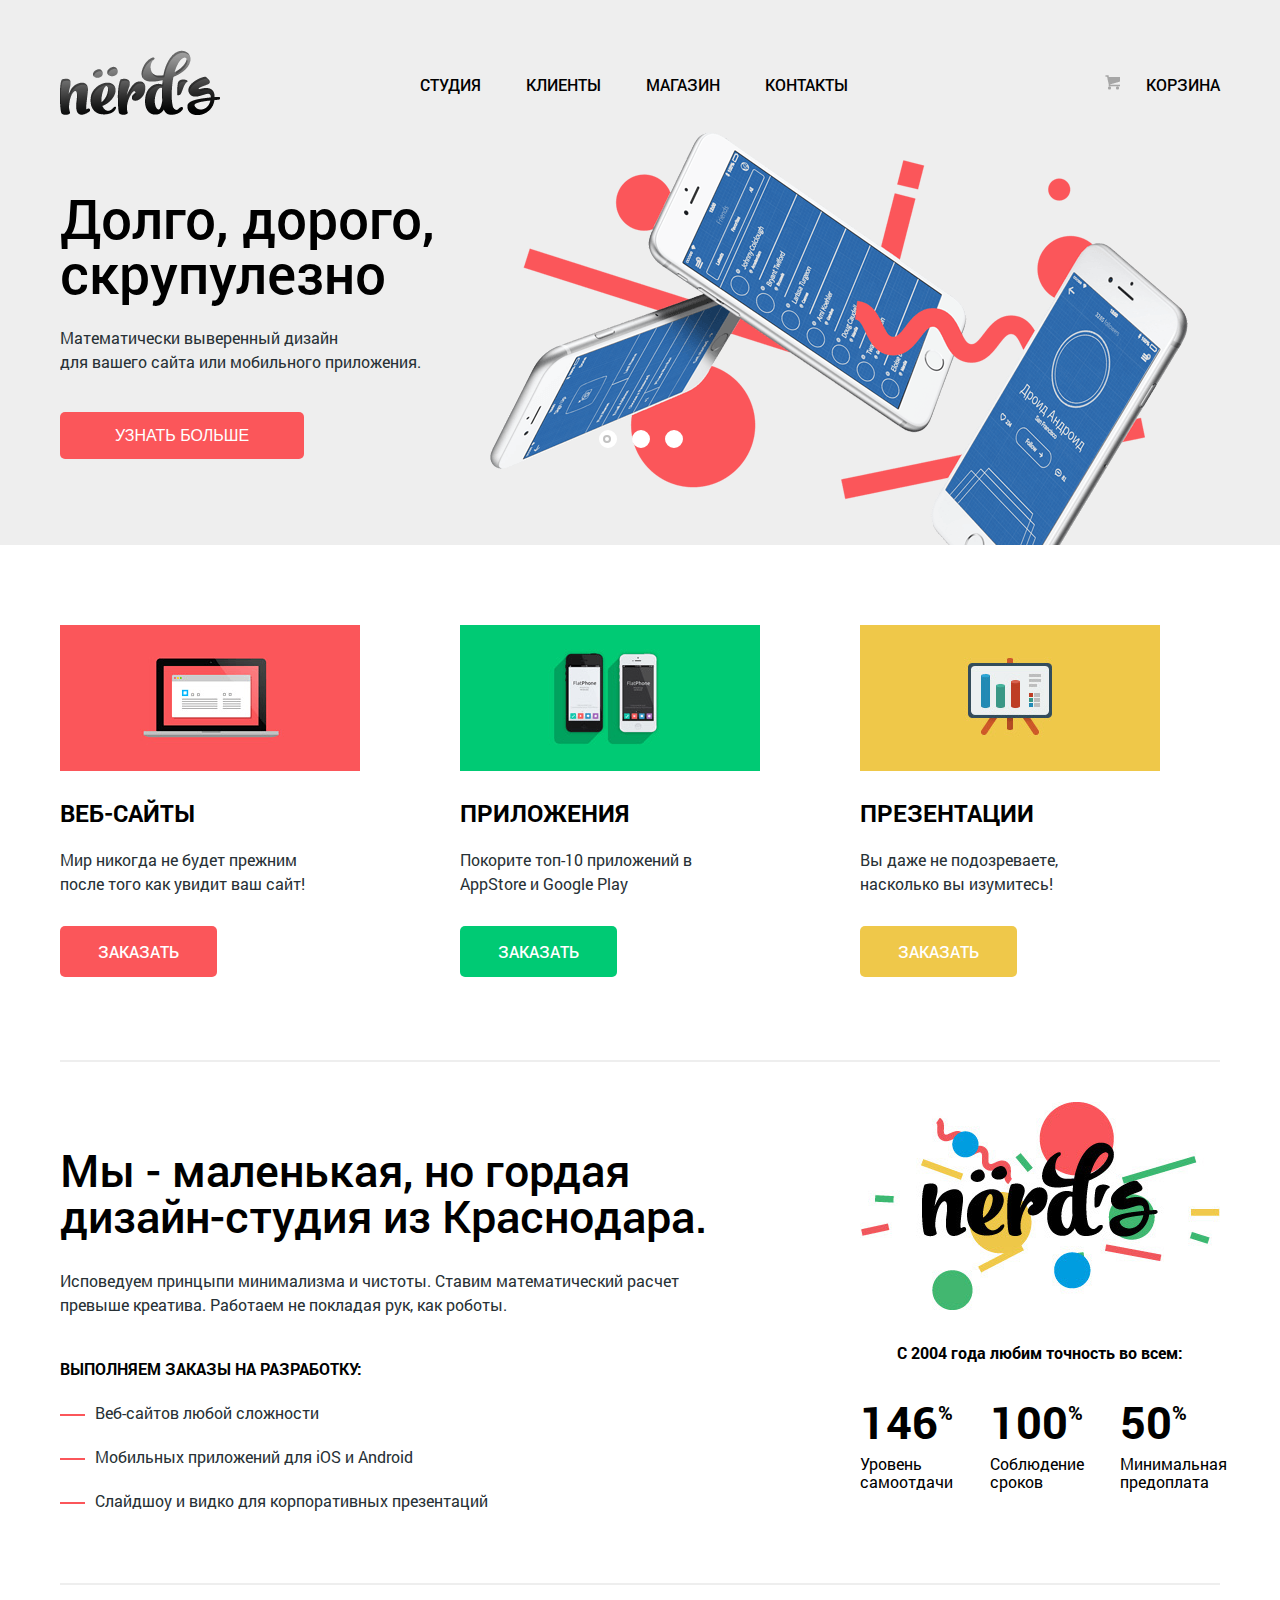
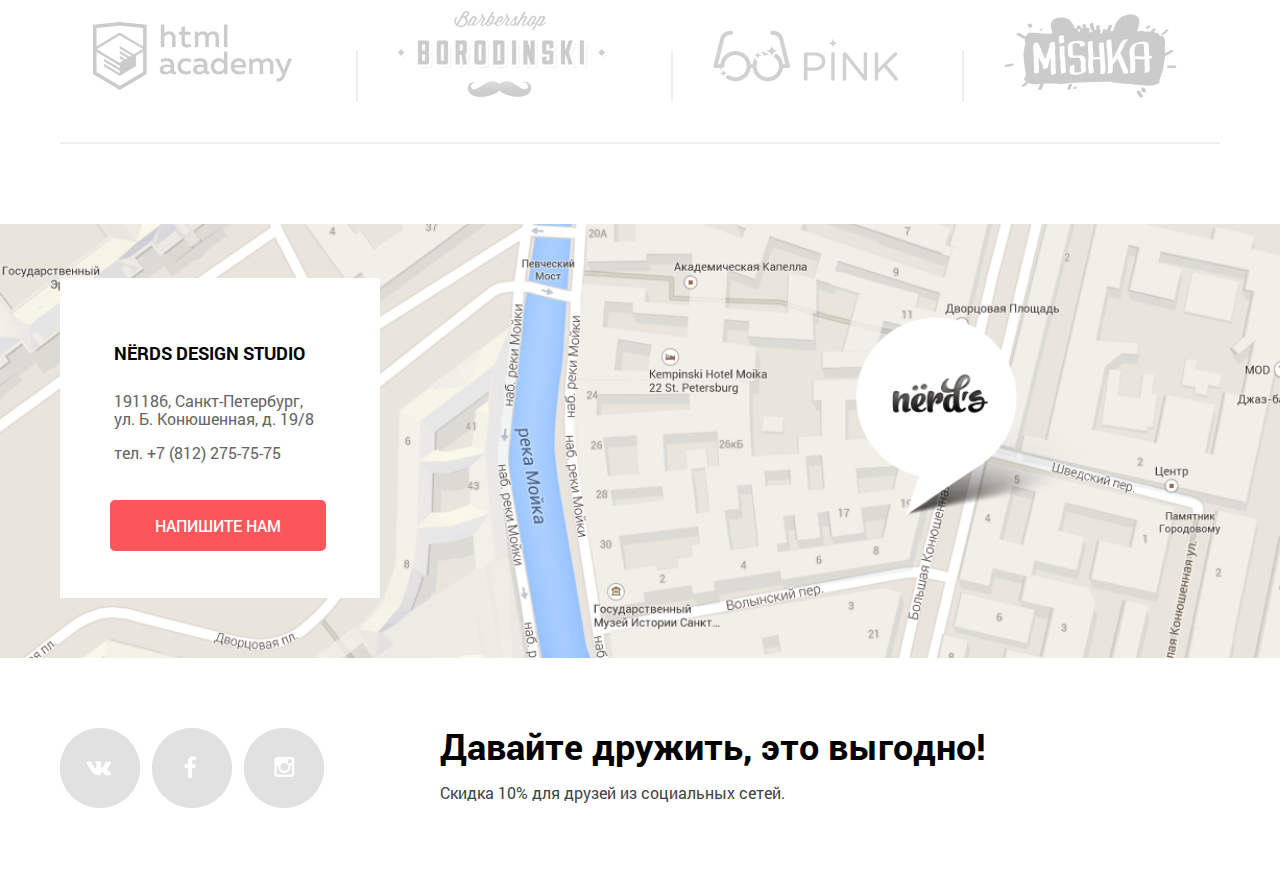
<file: index.html>
<!DOCTYPE html>
<html lang="ru">
	<head>
		<meta charset="utf-8">
		<link href="https://fonts.googleapis.com/css?family=Roboto:300&amp;subset=latin,cyrillic"
		rel="stylesheet" type="text/css">
		<link href="css/normalize.css" rel="stylesheet">
		<link href="css/style.css" rel="stylesheet">
		<title>HTML Academy: Нёрдс</title>
	</head>
	<body>
		<header class="main-header">
			<div class="container">
				<img src="img/nerds-logo.png.png" alt="лого сайта нердс" width="160" height="65" class="main-logo logo-1">
				<ul class="main-nav">
					<li><a href="#">Студия</a></li>
					<li><a href="#">Клиенты</a></li>
					<li><a href="catalog.html">Магазин</a></li>
					<li><a href="#">Контакты</a></li>
				</ul>
				<div class="busket">
					<img src="img/cart-icon.png" width="15" height="15" alt="cart image">
					<a href="#">Корзина</a>
				</div>
			</div>
		</header>

		<div class="main-slider">
			<div class="container">
				<div class="slider">
					<input type="radio" id="btn-1" name="toggle" checked>
					<input type="radio" id="btn-2" name="toggle">
					<input type="radio" id="btn-3" name="toggle">
					<div class="slider-controls">
						<label for="btn-1"></label>
						<label for="btn-2"></label>
						<label for="btn-3"></label>
					</div>
					<div class="slides">
						<div class="slide">
							<div class="slide-text">
								<div class="slide-title">Долго, дорого,<br>скрупулезно</div>
								<p>Математически выверенный дизайн<br>
								для вашего сайта или мобильного приложения.</p>
								<a class="btn" href="#">Узнать больше</a>
							</div>
						</div>
						<div class="slide">
							<div class="slide-text">
								<div class="slide-title">Любим математику<br>как никто другой</div>
								<p>Никакого креатива, только математические формулы<br>
								для расчета идеальных пропорций.</p>
								<a class="btn" href="#">Узнать больше</a>
							</div>
						</div>
						<div class="slide">
							<div class="slide-text">
								<div class="slide-title">Только ночь<br>только хардкор</div>
								<p>Работать днем, как все? Мы против этого,<br>
								Ближе к полуночи работа только начинается</p>
								<a class="btn" href="#">Узнать больше</a>
							</div>
						</div>
					</div>
				</div>
			</div>
		</div>

		<main class="main-part">
			<div class="container">
				<div class="offer">
					<div class="sites">
						<img src="img/illustration-1.png" width="300" height="146" alt="Веб-сайты">
						<h2>Веб-сайты</h2>
						<p>Мир никогда не будет прежним<br>после того как увидит ваш сайт!</p>
						<div>
							<a class="btn" href="#">Заказать</a>
						</div>
					</div>
					<div class="apps">
						<img src="img/illustration-2.png" width="300" height="146" alt="Приложения">
						<h2>Приложения</h2>
						<p>Покорите топ-10 приложений в<br>AppStore и Google Play</p>
						<div>
							<a class="btn" href="#">Заказать</a>
						</div>
					</div>
					<div class="presentations">
						<img src="img/illustration-3.png" width="300" height="146" alt="Презентации">
						<h2>Презентации</h2>
						<p>Вы даже не подозреваете,<br>насколько вы изумитесь!</p>
						<div>
							<a class="btn" href="#">Заказать</a>
						</div>
					</div>
				</div>
				<div class="information">
					<div class="about-us">
						<b class="firma-moto">Мы - маленькая, но гордая дизайн-студия из Краснодара.</b>
						<p>Исповедуем принцыпи минимализма и чистоты. Ставим математический расчет<br>превыше креатива. Работаем не покладая рук, как роботы.</p>
						<b class="what-do">Выполняем заказы на разработку:</b>
						<ul class="do-list">
							<li>Веб-сайтов любой сложности</li>
							<li>Мобильных приложений для iOS и Android</li>
							<li>Слайдшоу и видко для корпоративных презентаций</li>
						</ul>
					</div>
					<div class="statistics">
						<img src="img/nerds-illustration.jpg" width="360" height="208" alt="Лого статистика">
						<p>С 2004 года любим точность во всем:</p>
						<ul class="statistics-percentage">
							<li>
								<span>146</span><sup>%</sup><p>Уровень самоотдачи</p>
							</li>
							<li>
								<span>100</span><sup>%</sup><p>Соблюдение сроков</p>
							</li>
							<li>
								<span>50</span><sup>%</sup><p>Минимальная предоплата</p>
							</li>
						</ul>
					</div>
				</div>
				<div class="sponsors">
					<ul class="list-sponsors">
						<li>
							<a href="https://htmlacademy.ru/intensive/htmlcss"><img src="img/logo-1.png.png" width="199" height="68" alt="Htmlacademy"></a>
						</li>
						<li>
							<a href="#"><img src="img/logo-2.png" width="209" height="90" alt="Barbershop Borodinski"></a>
						</li>
						<li>
							<a href="#"><img src="img/logo-3.png" width="185" height="52" alt="Pink"></a>
						</li>
						<li>
							<a href="#"><img src="img/logo-4.png" width="173" height="84" alt="Mishka"></a>
						</li>
					</ul>
				</div>
			</div>
		</main>

		<div class="bottom-map">
			<div class="container">
				<div class="contact">
					<div class="write-to-us">
						<h4>Nёrds Design Studio</h4>
						<p>191186, Санкт-Петербург,<br>ул. Б. Конюшенная, д. 19/8</p>
						<p class="phone">тел. +7 (812) 275-75-75</p>
						<a class="btn btn-modal" href="#">Напишите нам</a>
					</div>
				</div>
			</div>
		</div>

		<div class="cover">
			<div class="modal-content">
				<button class="modal-content-close" type="button"></button>
				<h2 class="modal-content-title">Напишите нам</h2>
				<form class="contact-form" action="https://echo.htmlacademy.ru" method="post">
					<div class="modal-erea erea-1">
						<label for="name-field">Ваше имя:</label>
						<input class="enter-data" type="text" name="name" id="name-field" placeholder="Представтесь, пожалуйста" required>
					</div>
					<div class="modal-erea erea-2">
						<label for="email-field">Ваш e-mail:</label>
						<input class="enter-data" type="email" name="email" id="email-field" placeholder="Для отправки ответа" required>
					</div>
					<div class="modal-erea erea-3">
						<label for="question-field">Текст письма:</label>
						<input class="enter-data" type="text" name="question" id="question-field" placeholder="В свободной форме" required>
					</div>
					<button class="btn" type="submit">Отправить</button>
				</form>
			</div>
		</div>
		<footer class="main-footer">
			<div class="container">
				<ul class="social-friend">
					<li class="footer-social">
						<a href="#" class="vk"></a>
					</li>
					<li>
						<a href="#" class="fb"></a>
					</li>
					<li>
						<a href="#" class="inst"></a>
					</li>
				</ul>
				<div class="friendship">
					<span>Давайте дружить, это выгодно!</span>
					<p>Скидка 10% для друзей из социальных сетей.</p>
				</div>
			</div>
		</footer>

	</body>
</html>
</file>
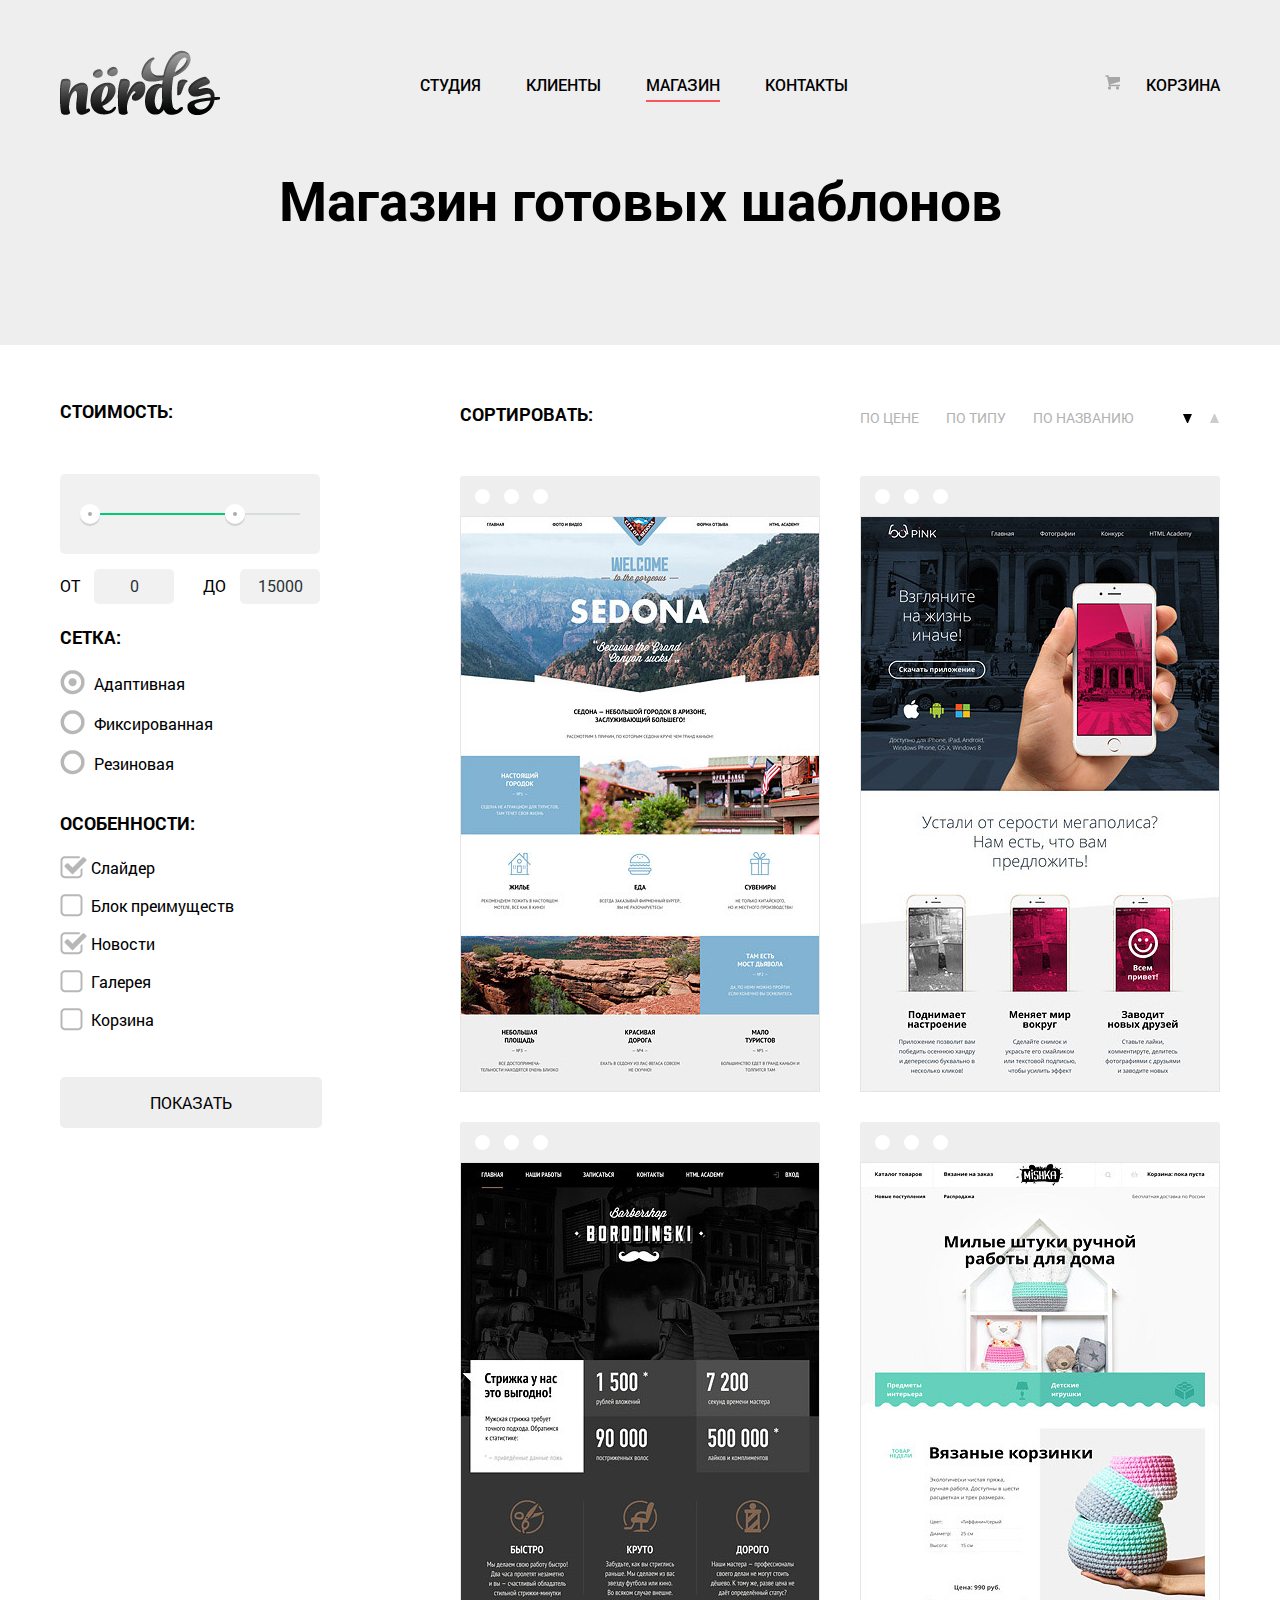
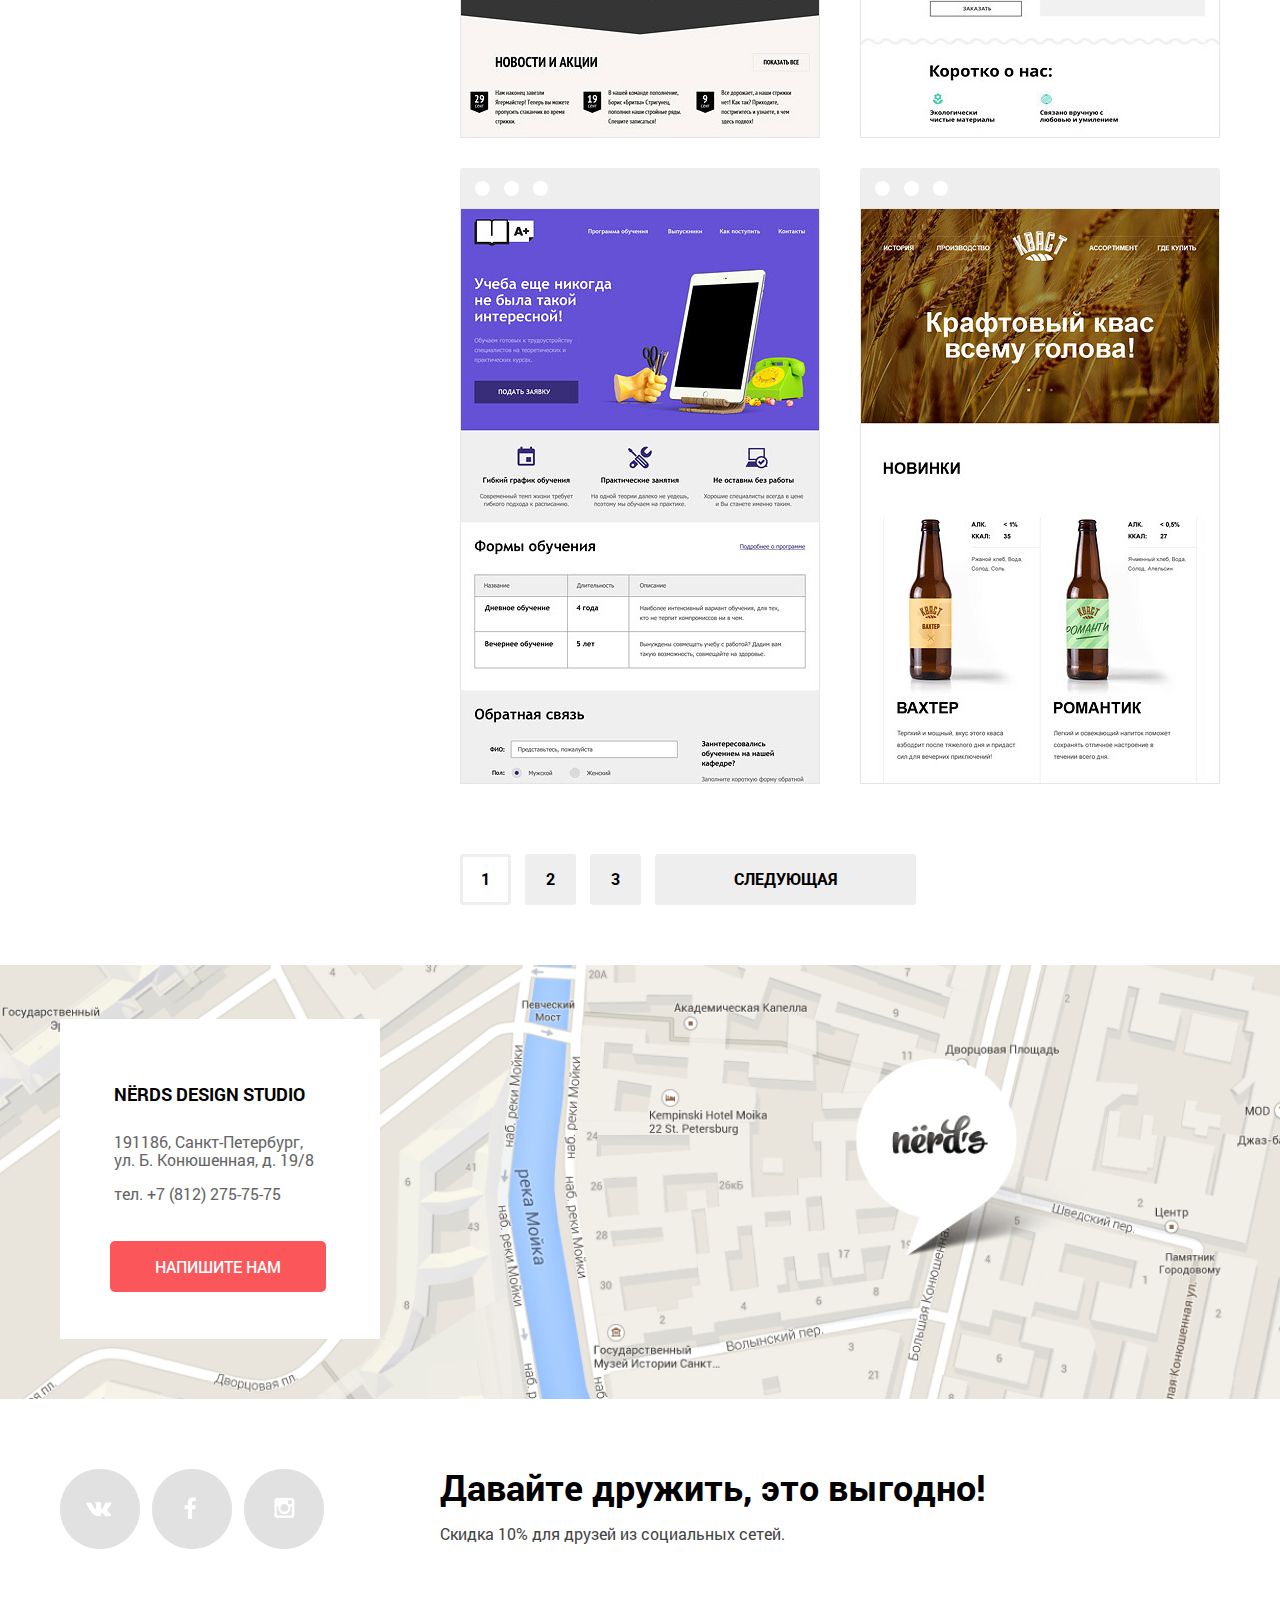
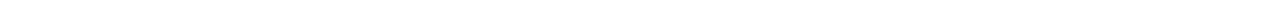
<file: catalog.html>
<!DOCTYPE html>
<html lang="ru">
	<head>
		<meta charset="utf-8">
		<link href="https://fonts.googleapis.com/css?family=Roboto:300&amp;subset=latin,cyrillic"
		rel="stylesheet" type="text/css">
		<link href="css/normalize.css" rel="stylesheet">
		<link href="css/style.css" rel="stylesheet">
		<title>HTML Academy: Нёрдс</title>
	</head>
	<body>
		<header class="main-header">
			<div class="container">
				<a href="index.html"><img src="img/nerds-logo.png.png" alt="лого сайта нердс" width="160" height="65" class="main-logo"></a>
				<ul class="main-nav">
					<li><a href="#">Студия</a></li>
					<li><a href="#">Клиенты</a></li>
					<li><a class="selected">Магазин</a></li>
					<li><a href="#">Контакты</a></li>
				</ul>
				<div class="busket">
					<img src="img/cart-icon.png" width="15" height="15" alt="cart image">
					<a class="selected" href="#">Корзина</a>
				</div>
			</div>
		</header>

		<div class="page-title">
			<div class="container">
				<h1 class="about-page">Магазин готовых шаблонов</h1>
			</div>
		</div>

		<div class="main-catalog">
			<div class="container">
				<div class="filter-sort">
					<b>Стоимость:</b>
					<form action="form.php" method="GET">
						<div class="filter-price">
							<div class="range-controls">
								<div class="scale">
									<div class="bar"></div>
								</div>
								<div class="toggle toggle-min"></div>
								<div class="toggle toggle-max"></div>
							</div>
							<div class="price-controls">
								<label class="min-price">от <input name="min-price" type="text" value="0"></label>
								<label class="max-price">до <input name="max-price" type="text" value="15000"></label>
							</div>
						</div>
						<div class="net">
							<p>Сетка:</p>
							<input class="input-radio"  type="radio" name="net-type" id="adaptive-field"
							value="адаптивная верстка" checked>
							<span class="sprite sprite-radio"></span>
							<label class="radio-label" for="adaptive-field">Адаптивная</label><br>

							<input class="input-radio" type="radio" name="net-type" id="fixed-field" value="фиксированная верстка">
							<span class="sprite sprite-radio"></span>
							<label class="radio-label" for="fixed-field">Фиксированная</label><br>

							<input class="input-radio" type="radio" name="net-type" id="rubber-field" value="резиновая верстка">
							<span class="sprite sprite-radio"></span>
							<label class="radio-label" for="rubber-field">Резиновая</label><br>
						</div>
						<div class="features">
						<p>Особенности:</p>
							<input class="input-checkbox" type="checkbox" name="slider" id="slider-field" value="Слайдер" checked>
							<span class="sprite sprite-xheckbox"></span>
							<label class="checkbox-label" for="slider-field">Слайдер</label><br>

							<input class="input-checkbox" type="checkbox" name="advantages" id="advantages-field" value="Блок преимуществ">
							<span class="sprite sprite-xheckbox"></span>
							<label class="checkbox-label" for="advantages-field">Блок преимуществ</label><br>

							<input class="input-checkbox" type="checkbox" name="news" id="news-field" value="Новости" checked>
							<span class="sprite sprite-xheckbox"></span>
							<label class="checkbox-label" for="news-field">Новости</label><br>

							<input class="input-checkbox" type="checkbox" name="gallery" id="gallery-field" value="Галерея">
							<span class="sprite sprite-xheckbox"></span>
							<label class="checkbox-label" for="gallery-field">Галерея</label><br>

							<input class="input-checkbox" type="checkbox" name="basket" id="basket-field" value="Корзина">
							<span class="sprite sprite-xheckbox"></span>
							<label class="checkbox-label" for="basket-field">Корзина</label><br>
						</div>
						<a class="btn btn-filter" href="#">Показать</a>
						<!--<input type="submit" method="get" value="Показать">-->
					</form>
				</div>
				<div class="sort-site">
					<div class="sort-by">
						<h3>Сортировать:</h3>
						<div class="filter-type">
							<button class="checked-price">По цене</button>
							<button>По типу</button>
							<button>По названию</button>
							<button class="filter-arrow down"></button>
							<button class="filter-arrow up"></button>
						</div>
					</div>
					<div class="site-list">
						<div class="site-item">
							<div class="browse">
								<ul class="browse-dots">
									<li></li>
									<li></li>
									<li></li>
								</ul>
							</div>
							<img src="img/img-sedona.jpg.jpg" width="360" height="576" alt="sedona">
							<div class="price-hidden">
								<div class="price-hidden__title"><b><a href="#">Sedona</a></b></div>
								<div class="price-hidden__info"><span>Информационный сайт<br>для туристов</span></div>
								<div class="price-hidden__link"><a href="#" class="btn">9 900Руб.</a></div>
							</div>
						</div>
						<div class="site-item empty">
							<div class="browse">
								<ul class="browse-dots">
									<li></li>
									<li></li>
									<li></li>
								</ul>
							</div>
								<img src="img/img-pink.jpg"  width="360" height="576" alt="pink app">
								<div class="price-hidden">
									<div class="price-hidden__title"><b><a href="#">Pink app</a></b></div>
									<div class="price-hidden__info"><span>Продуктивный лендинг<br>приложения для iOS и Android</span></div>
									<div class="price-hidden__link"><a href="#" class="btn">9 900Руб.</a></div>
							</div>
						</div>
						<div class="site-item">
							<div class="browse">
								<ul class="browse-dots">
									<li></li>
									<li></li>
									<li></li>
								</ul>
							</div>
							<img src="img/img-barbershop.jpg" width="360" height="576" alt="borodinski">
							<div class="price-hidden">
								<div class="price-hidden__title"><b><a href="#">Borodinski</a></b></div>
								<div class="price-hidden__info"><span>Cайт салона красоты.<br>Для мужчин, да</span></div>
								<div class="price-hidden__link"><a href="#" class="btn">9 900Руб.</a></div>
							</div>
						</div>
						<div class="site-item empty">
							<div class="browse">
								<ul class="browse-dots">
									<li></li>
									<li></li>
									<li></li>
								</ul>
							</div>
							<img src="img/img-mishka.jpg" class="" width="360" height="576" alt="mishka">
							<div class="price-hidden">
								<div class="price-hidden__title"><b><a href="#">Mishka</a></b></div>
								<div class="price-hidden__info"><span>Интернет-магазин<br>вязаных игрушек</span></div>
								<div class="price-hidden__link"><a href="#" class="btn">9 900Руб.</a></div>
							</div>
						</div>
						<div class="site-item">
							<div class="browse">
								<ul class="browse-dots">
									<li></li>
									<li></li>
									<li></li>
								</ul>
							</div>
							<img src="img/img-aplus.jpg" class="zero" width="360" height="576" alt="A plus">
							<div class="price-hidden">
								<div class="price-hidden__title"><b><a href="#">A plus</a></b></div>
								<div class="price-hidden__info"><span>Лендинг курсов повышения<br>квалификации</span></div>
								<div class="price-hidden__link"><a href="#" class="btn">9 900Руб.</a></div>
							</div>
						</div>
						<div class="site-item empty">
							<div class="browse">
								<ul class="browse-dots">
									<li></li>
									<li></li>
									<li></li>
								</ul>
							</div>
							<img src="img/img-kvast.jpg" class=" zero" width="360" height="576" alt="kvast">
							<div class="price-hidden">
								<div class="price-hidden__title"><b><a href="#">Кваст</a></b></div>
								<div class="price-hidden__info"><span>Промо-сайт производителя<br>крафтового кваса</span></div>
								<div class="price-hidden__link"><a href="#" class="btn">9 900Руб.</a></div>
							</div>
						</div>
					</div>
					<div class="pages">
						<ul class="list-pages">
							<li><a class="active">1</a></li>
							<li><a class="pg" href="#">2</a></li>
							<li><a class="pg" href="#">3</a></li>
							<li><a class="next-page pg" href="#">Следующая</a></li>
						</ul>
					</div>
				</div>
			</div>
		</div>

		<div class="bottom-map">
			<div class="container">
				<div class="contact">
					<div class="write-to-us">
						<h4>Nёrds Design Studio</h4>
						<p>191186, Санкт-Петербург,<br>ул. Б. Конюшенная, д. 19/8</p>
						<p class="phone">тел. +7 (812) 275-75-75</p>
						<a class="btn btn-modal" href="#open-modal">Напишите нам</a>
					</div>
				</div>
			</div>
		</div>

		<div class="cover">
			<div class="modal-content">
				<button class="modal-content-close" type="button"></button>
				<h2 class="modal-content-title">Напишите нам</h2>
				<form class="contact-form" action="https://echo.htmlacademy.ru" method="post">
					<div class="modal-erea erea-1">
						<label for="name-field">Ваше имя:</label>
						<input class="enter-data" type="text" name="name" id="name-field" placeholder="Представтесь, пожалуйста" required>
					</div>
					<div class="modal-erea erea-2">
						<label for="email-field">Ваш e-mail:</label>
						<input class="enter-data" type="email" name="email" id="email-field" placeholder="Для отправки ответа" required>
					</div>
					<div class="modal-erea erea-3">
						<label for="question-field">Текст письма:</label>
						<input class="enter-data" type="text" name="question" id="question-field" placeholder="В свободной форме" required>
					</div>
					<button class="btn" type="submit">Отправить</button>
				</form>
			</div>
		</div>

		<footer class="main-footer">
			<div class="container">
				<ul class="social-friend">
					<li class="footer-social">
						<a href="#" class="vk"></a>
					</li>
					<li>
						<a href="#" class="fb"></a>
					</li>
					<li>
						<a href="#" class="inst"></a>
					</li>
				</ul>
				<div class="friendship">
					<span>Давайте дружить, это выгодно!</span>
					<p>Скидка 10% для друзей из социальных сетей.</p>
				</div>
			</div>
		</footer>
		
	</body>
</html>
</file>
<file: css/style.css>
@font-face {
	font-family: "RobotoRegular";
	src: url("../fonts/RobotoRegular/RobotoRegular.eot");
	src: url("../fonts/RobotoRegular/RobotoRegular.woff") format("woff"),;
	font-style: normal;
	font-weight: normal;
}

@font-face {
	font-family: "RobotoLight";
	src: url("../fonts/RobotoLight/RobotoLight.eot");
	src: url("../fonts/RobotoLight/RobotoLight.woff") format("woff");
	font-style: normal;
	font-weight: normal;
}

@font-face {
	font-family: "RobotoMedium";
	src: url("../fonts/RobotoMedium/RobotoMedium.eot");
	src: url("../fonts/RobotoMedium/RobotoMedium.woff") format("woff");
	font-style: normal;
	font-weight: normal;
}

@font-face {
	font-family: "RobotoBold";
	src: url("../fonts/RobotoBold/RobotoBold.eot");
	src: url("../fonts/RobotoBold/RobotoBold.woff") format("woff");
	font-style: normal;
	font-weight: normal;
}

html,
body {
	margin: 0px;
	padding: 0px;
	font-size: 16px;
	line-height: 24px;
	text-transform: uppercase;
	font-family: "RobotoRegular", "Arial", sans-serif;
}

.sprite {
	background-image: url(../img/spritesheet.png);
	background-repeat: no-repeat;
	display: inline-block;
	vertical-align: middle;
}

h1 {
	font-size: 55px;
	line-height: 55px;
	font-family: "RobotoRegular", "Arial", sans-serif;
}

h2 {
	font-size: 45px;
	line-height: 45px;
	font-family: "RobotoMedium", "Arial", sans-serif;
}

a {
	text-decoration: none;
	color: #000000;
}

.btn {
	font-size: 16px;
	line-height: 18px;
	padding-top: 15px;
	padding-bottom: 15px;
	padding-left: 55px;
	padding-right: 55px;
	border-radius: 5px;
	text-align: center;
	width: 240px;
	background-color: #fb565a;
}

a.btn {
	color: #ffffff;
}

.container {
	box-sizing: border-box;
	max-width: 1200px;
	margin: 0 auto;
	padding: 0 20px;
	font-size: 16px;
	line-height: 24px;
}

.main-header,
.main-slider,
.page-title {
	background: #eeeeee url(../img/background-header.png) repeat;
	z-index: 1;
}

.main-header img {
	float: left;
	width: 160px;
	height: 65px;
}

.main-logo {
	margin-top: 50px;
	margin-right: 200px;
}

.main-header .logo-1:hover {
	opacity: 1;
}

.main-logo:hover {
	opacity: 0.8;
}

.main-logo:active {
	opacity: 0.3;
}

.main-header .main-nav {
	float: left;
	font-size: 0;
	font-family: "RobotoMedium", "Arial", sans-serif;
	margin-top: 70px;
	padding-left: 0;
	width: 600px;
	list-style-type: none;
}

.main-nav li {
	display: inline;
	margin-right: 45px;
	line-height: 30px;
	font-size: 16px;
}

.main-nav a:hover,
.busket a:hover {
	color: #fb565a;
}

.main-nav a:active,
.busket a:active {
	color: #a6a6a6;
	padding-bottom: 5px;
	border-bottom: 2px solid #fb565a;
}

.main-header .busket {
	float: right;
	margin-top: 70px;
	width: 115px;
	text-align: right;
	font-size: 16px;
	line-height: 30px;
	font-family: "RobotoMedium", "Arial", sans-serif;
}

.busket img {
	width: 15px;
	height: 15px;
	padding-top: 5px;
}

.main-header .container::after,
.main-slider .container::after {
	content: "";
	display: table;
	clear: both;
}

.slider{
	position:relative;
	height:430px;
	margin:0 auto;
}

.slider input[type=radio] {
	position:absolute;
	opacity:0;
}

.slider-controls {
	position:absolute;
	bottom:105px;
	left: 585px;
	width:200px;
	height:10px;
	margin-left:-100px;
	text-align:center;
	font-size: 0;
	z-index:1;
}

.slider-controls label {
	display:inline-block;
	width:12px;
	height:12px;
	margin: 0 3px;
	margin-right: 12px;
	background:white;
	border:3px solid white;
	vertical-align:top;
	border-radius:50%;
	cursor:pointer;
}

#btn-1:checked ~ .slider-controls label[for="btn-1"]:before {
	position:relative;
	content: "";
	width: 4px;
	height: 4px;
	border-radius: 50%;
	position: absolute;
	top: 5px;
	left: 58px;
	border: 2px solid #c2c2c2;
}

#btn-2:checked ~ .slider-controls label[for="btn-2"]:before {
	position:relative;
	content: "";
	width: 4px;
	height: 4px;
	border-radius: 50%;
	position: absolute;
	top: 5px;
	left: 91px;
	border: 2px solid #c2c2c2;
}

#btn-3:checked ~ .slider-controls label[for="btn-3"]:before {
	position:relative;
	content: "";
	width: 4px;
	height: 4px;
	border-radius: 50%;
	position: absolute;
	top: 5px;
	left: 124px;
	border: 2px solid #c2c2c2;
}

.slides {
	height: 426px;
}

.slide {
	position:absolute;
	top:0;
	left:0;
	width:100%;
	height:100%;
	overflow:hidden;
}

.slide-text{
	padding:0;
	padding-top: 75px;
	color:#283136;
	font-weight:normal;
	font-family: "Roboto0", "Arial", sans-serif;
	text-transform: none;
}

.slide-title{
	font-size: 55px;
	line-height: 55px;
	font-family: "RobotoMedium", "Arial", sans-serif;
	color: #000000;
}

.slide-text p {
	padding-top: 10px;
	margin-bottom: 50px;
	font-size: 16px;
	line-height: 24px;
	font-family: "RobotoRegular", "Arial", sans-serif;
	color: #283136;
}
.slide .btn{
	text-transform: uppercase;
}

.slide .btn:hover {
	background-color: #e74246;
}

.slide .btn:active {
	color: #e06366;
	background-color: #d7373b;
	box-shadow: 0 3px 2px rgba(0, 1, 1, .1) inset;
}

.slide:nth-child(1){
	background-image:url("../img/slide1.png");
	background-repeat:no-repeat;
	background-position:430px 17px;
}

.slide:nth-child(2){
	background-image:url("../img/slide2.png");
	background-repeat:no-repeat;
	background-position:100% 0px;
}

.slide:nth-child(3){
	background-image:url("../img/slide3.png");
	background-repeat:no-repeat;
	background-position:100% 19px;
}

.slide{
	display:none;
}

#btn-1:checked ~ .slides .slide:nth-child(1) {
	display: block;
}

#btn-2:checked ~ .slides .slide:nth-child(2) {
	display: block;
}

#btn-3:checked ~ .slides .slide:nth-child(3) {
	display: block;
}

.main-part .offer {
	margin: 0;
	padding-top: 80px;
	padding-right: 60px;
	border-bottom: 2px solid #eeeeee;
	font-family: "Roboto", "Arial", sans-serif;
}

.offer::after {
	content: "";
	display: table;
	clear: both;
	margin-bottom: 95px;
}

.offer img {
	width: 300px;
	height: 146px;
}

.offer h2 {
	font-size: 24px;
	line-height: 30px;
	font-family: "RobotoBold", "Arial", sans-serif;
	font-weight: bold;
}

.offer p {
	text-transform: none;
	margin-bottom: 45px;
	font-family: "RobotoRegular", "Arial", sans-serif;
	color: #283136;
}

.offer .btn {
	padding-left: 38px;
	padding-right: 38px;
	font-family: "RobotoMedium", "Arial", sans-serif;
}

.sites {
	float: left;
	margin-right: 100px;
}

.sites .btn:hover {
	background-color: #e74246;
}

.sites .btn:active {
	background-color: #d7373b;
	color: #e48789;
	box-shadow: 0 3px 2px rgba(0, 1, 1, .1) inset;
}

.apps {
	float: left;
	margin-right: 100px;
}

.apps .btn {
	background-color: #00ca74;
}

.apps .btn:hover {
	background-color: #00bc6c;
}

.apps .btn:active {
	color: #4dc491;
	background-color: #00aa62;
	box-shadow: 0 3px 2px rgba(0, 1, 1, .1) inset;
}

.presentations {
	float: right;
}

.presentations .btn {
	background-color: #efc84a;
}

.presentations .btn:hover {
	background-color: #eab534;
}

.presentations .btn:active {
	color: #edc265;
	background-color: #e5a722;
	box-shadow: 0 3px 2px rgba(0, 1, 1, .1) inset;
}

.information {
	margin: 0;
	padding-bottom: 70px;
	padding-top: 40px;
	border-bottom: 2px solid #eeeeee;
}

.information::after {
	content: "";
	display: table;
	clear: both;
}

.about-us {
	float: left;
	width: 690px;
	margin: 0;
	margin-top: 45px;
}

.firma-moto {
	margin: 0;
	text-transform: none;
	font-family: "RobotoMedium", "Arial", sans-serif;
	font-size: 45px;
	line-height: 45px;
	font-weight: normal;
}

.about-us p {
	margin: 0;
	padding-top: 30px;
	padding-bottom: 40px;
	text-transform: none;
	font-family: "RobotoRegular", "Arial", sans-serif;
	font-size: 16px;
	line-height: 24px;
	color: #283136;
}

.what-do {
	margin: 0;
	font-family: "RobotoBold", "Arial", sans-serif;
	font-size: 16px;
	line-height: 24px;
}

.about-us ul {
	text-transform: none;
	margin: 0;
	padding: 0;
	list-style-type: none;
	font-family: "RobotoRegular", "Arial", sans-serif;
	font-size: 16px;
	line-height: 24px;
	color: #283136;
}

.about-us li {
	padding-top: 20px;
	overflow: hidden;
}

.about-us li::before {
	content: "";
	display: inline-block;
	vertical-align: middle;
	box-sizing: border-box;
	width: 25px;
	height: 2px;
	margin-right: 10px;
	background-color: #fb565a;
}

.statistics {
	float: right;
	width: 360px;
	margin: 0;
}

.statistics p {
	margin: 0;
	margin-bottom: 22px;
	padding-top: 25px;
	text-align: center;
	text-transform: none;
	font-family: "RobotoBold", "Arial", sans-serif;
	font-size: 16px;
	line-height: 24px;
}

.statistics-percentage {
	margin: 0;
	padding: 0;
	padding-top: 10px;
	box-sizing: border-box;
	list-style-type: none;
	display: flex;
	justify-content: space-between;
}

.statistics-percentage li {
	margin: 0;
	width: 100px;
	font-size: 16px;
	text-transform: none;
	display:inline;
	text-align: left;
	font-family: "RobotoBold", "Arial", sans-serif;
	padding-top: 20px;
}

.statistics-percentage span {
	font-size: 45px;
	line-height: 10px;
	margin: 0;
	padding: 0;
	text-align: left;
}

.statistics-percentage sup {
	vertical-align: top;
	font-size: 20px;
	line-height: 10px;
	margin: 0;
}

.statistics-percentage p {
	margin: 0;
	padding: 0;
	padding-top: 10px;
	text-align: left;
	font-weight: normal;
	line-height: 18px;
	font-size: inherit;
	font-family: "RobotoRegular", "Arial", sans-serif;
}

.sponsors {
	padding-bottom: 35px;
	padding-top: 20px;
	margin-bottom: 80px;
	font-size: 0;
	border-bottom: 2px solid #eeeeee;
}

.sponsors ul{
	display: flex;
	justify-content: space-around;
	align-items: center;
	padding: 0;
	margin-left: -20px;
	margin-right: -10px;
}

.sponsors li {
	position: relative;
}

.sponsors a {
	display: block;
	height: 102px;
	display: flex;
	align-items: center;
	opacity: 0.2;
}

.sponsors a:hover {
	opacity: 1;
}

.sponsors a:active {
	opacity: 0.1;
}

.sponsors li::before {
	content: "";
	position: absolute;
	vertical-align: middle;
	height: 52px;
	width: 2px;
	display: block;
	top: 45px;
	left: -42px;
	background-color: #eeeeee;
}

.sponsors li:first-child::before {
	display: none;
}

.bottom-map {
	position: relative;
	background-image: url(../img/mapfooter-marker.png);
	background-repeat: no-repeat;
	background-size: cover;
	margin: 0;
	margin-bottom: 70px;
	padding: 0;
}

.contact {
	padding-top: 30px;
	padding-bottom: 60px;
}

.write-to-us {
	position: relative;
	margin: 0;
	padding: 0;
	font-size: 16px;
	line-height: 18px;
	height: 305px;
	width: 320px;
	background-color: #ffffff;
}

.write-to-us h4 {
	width: 213px;
	margin-left: auto;
	margin-right: auto;
	padding-top: 60px;
	font-size: 18px;
	line-height: 30px;
	font-family: "RobotoBold", "Arial", sans-serif;
}

.write-to-us p {
	width: 213px;
	margin-left: auto;
	margin-right: auto;
	text-transform: none;
	color: #666666;
	font-size: 16px;
	line-height: 18px;
	font-family: "RobotoRegular", "Arial", sans-serif;
}

.write-to-us {
	padding-bottom: 15px;
}

.write-to-us .phone {
	margin-bottom: 55px;
}

.write-to-us .btn {
	margin-left: 50px;;
	margin-right: auto;
	padding-left: 45px;
	padding-right: 45px;
	font-size: 16px;
	line-height: 18px;
	font-family: "RobotoMedium", "Arial", sans-serif;
}

.write-to-us .btn:hover {
	background-color: #e74246;
}

.write-to-us .btn:active {
	background-color: #d7373b;
	box-shadow: 0 3px 2px rgba(0, 1, 1, .1) inset;
}

.write-to-us a {
	font-size: 16px;
	line-height: 18px;
}

/* Всплывающая форма */

.cover {
	display: none;
	position: fixed;
	left: 0;
	right: 0;
	bottom: 0;
	top: 0;
	z-index: 1000;
	background: rgba(255, 255, 255, 0.7);
}

.modal-content {
  position: absolute;
  top: 50%;
  left: 50%;
	transform: translate(-480px, -295px);
  width: 760px;
	height: 590px;
	margin: auto;
	padding: 0;
	font-size: 0;
  padding-left: 100px;
	padding-right: 100px;
	text-transform: none;
  color: #000000;
	background-color: #ffffff;
  box-shadow: 0 15px 60px rgba(0, 0, 0, 0.7);
}

.modal-content h2 {
	margin: 0;
	padding-top: 60px;
	font-family: "RobotoMedium", "Arial", sans-serif;
	font-size: 45px;
	line-height: 45px;
}

.modal-content-close {
	position: absolute;
	width: 26px;
	height: 26px;
	left: 850px;
	top: 80px;
	outline-color: none;
	background-color: transparent;
	background-position: -129px -68px;
	background-image: url("../img/spritesheet.png");
	border: 0;
	cursor: pointer;
}

.modal-content-close:hover {
	background-position: -129px -119px;
}

.modal-content-close:active {
	background-position: -180px -68px;
}

.modal-content-title {
	padding-bottom: 40px;
}

form .modal-erea {
	display: inline-block;
	vertical-align: top;
}

.modal-erea label {
	display: block;
	padding-bottom: 5px;
	font-size: 16px;
	line-height: 24px;
	font-family: "RobotoBold", "Arial", sans-serif;
}

.modal-erea input {
	width: 345px;
	height: 45px;
	padding-left: 10px;
	font-size: 16px;
	line-height: 18px;
	font-family: "RobotoRegular", "Arial", sans-serif;
	border: 2px solid #d7dcde;
	border-radius: 3px;
	color: #b1b1b1;
	outline-color: none;
}

.modal-erea input:hover {
	border-color: #b4b9bb;
}

.modal-erea input:focus {
	color: #000000;
	border-color: #000000;
}

.modal-erea input:invalid {
	border-color: #e74246;
	color: #ee8486;
	outline: none;
}

.erea-1 {
	padding-bottom: 30px;
}

.erea-2 {
	margin-left: 40px;
}

.contact-form .erea-3 input {
	width: 750px;
	padding-bottom: 70px;
}

.erea-3 {
	margin-bottom: 45px;
}

.contact-form .btn {
	display: inline-block;
	vertical-align: top;
	width: 260px;
	height: 50px;
	outline-color: none;
	border: 0;
	color: #ffffff;
	text-transform: uppercase;
	font-size: 16px;
	line-height: 18px;
	font-family: "RobtoRegular", "Arial", sans-serif;
}

.contact-form .btn:hover {
	background-color: #d34246;
}

.contact-form .btn:active {
	color: #e48789;
	background-color: #d7373b;
	box-shadow: 0 3px 2px rgba(0, 1, 1, .1) inset;
}

/*Конец всплывающей формы */

.main-footer .container::after {
	content: "";
	display: table;
	clear: both;
	padding-bottom: 65px;
}

.social-friend {
	float: left;
	width: 380px;
	margin: 0px;
	padding: 0px;
}

.footer-social {
	content: "";
	display: table;
	clear: both;
}

.social-friend a {
	display: block;
	width: 80px;
	height: 80px;
	margin: auto;
	border-radius: 100%;
	background-color: #e1e1e1;
}

.social-friend a:hover {
	background-color: #e74246;
}

.social-friend li {
	width: 80px;
	height: 80px;
	display: flex;
	background-color: #e1e1e1;
	border-radius: 50%;
	list-style: none;
	margin-right: 12px;
	float: left;
}

.social-friend .vk {
	background-image: url("../img/spritesheet-social.png");
	background-repeat: no-repeat;
	background-position: -24px -503px;
}

.social-friend .fb {
	background-image: url("../img/spritesheet-social.png");
	background-repeat: no-repeat;
	background-position: -18px -22px;
}

.social-friend .inst {
	background-image: url("../img/spritesheet-social.png");
	background-repeat: no-repeat;
	background-position: -20px -266px;
}

.social-friend .vk:active {
	background-position: -24px -618px;
	background-color: #d7373b;
}

.social-friend .fb:active {
	background-position: -18px -144px;
	background-color: #d7373b;
}

.social-friend .inst:active {
	background-position: -20px -387px;
	background-color: #d7373b;
}

.friendship span {
	font-size: 36px;
	line-height: 36px;
	font-family: "RobotoBold", "Arial", sans-serif;
	text-transform: none;
}

.friendship p {
	font-size: 16px;
	line-height: 22px;
	font-family: "RobotoRegular", "Arial", sans-serif;
	text-transform: none;
	color: #444444;
}

/*Тут конец стилей первой страницы */

.main-nav .selected {
	padding-bottom: 5px;
	border-bottom: 2px solid #fb565a;
}

.page-title {
	font-size: 0;
	padding-bottom: 115px;
}

.page-title .container {
	text-align: center;
}

.about-page {
	margin: 0 auto;
	padding: 0;
	padding-top: 60px;
	display: inline-block;
	vertical-align: top;
	font-size: 55px;
	line-height: 55px;
	text-transform: none;
	font-family: "Roboto", "Arial", sans-serif;
}

.main-catalog .container {
	padding-top: 60px;
	margin-bottom: 60px;
}

.filter-sort {
	float: left;
	width: 260px;
	margin-top: -5px;
}

.filter-sort b {
	font-family: "RobotoBold", "Arial", sans-serif;
	font-size: 18px;
	line-height: 18px;
}

.filter-sort form {
	padding-top: 50px;
}

.range-controls {
	position: relative;
	height: 41px;
	padding-top: 39px;
	padding-right: 20px;
	padding-left: 20px;
	margin-bottom: 15px;
	border-radius: 5px;
	background: #f1f1f1;
}

.range-controls .scale {
	height: 2px;
	background: #d7dcde;
}

.range-controls .bar {
	width: 70%;
	height: 2px;
	background: #00ca74;
}

.range-controls .toggle {
	position: absolute;
	top: 30px;
	left: 0px;
	width: 4px;
	height: 4px;
	cursor: pointer;
	border: 8px solid #fff;
	border-radius: 50%;
	background: #ababab;
	box-shadow: 0 2px 1px 0 #cfcfcf;
}

.range-controls .toggle-min {
	left: 20px;
}

.range-controls .toggle-max {
	left: 165px;
}

.price-controls {
	font-size: 0;
}

.price-controls label {
	font-size: 16px;
	display: inline-block;
	vertical-align: top;
	width: 50%;
}

.max-price {
	text-align: right;
}

.price-controls input {
	font-family: 'Roboto', 'Arial', sans-serif;
	font-size: 16px;
	width: 60px;
	margin-left: 10px;
	padding: 8px 10px;
	text-align: center;
	color: #283136;
	border: none;
	border-radius: 5px;
	background: #f1f1f1;
}


/*radio-btn start*/


.net p,
.features p {
	font-weight: bold;
	font-size: 18px;
	line-height: 30px;
	font-family: "RobotoBold", "Arial", sans-serif;
}

.net label,
.features label {
	text-transform: none;
	font-size: 16px;
	font-weight: normal;
	line-height: 20px;
	font-family: "RobotoRegular", "Arial", sans-serif;
}

.input-radio,
.input-checkbox {
	display: none;
}

.radio-label, .sprite-radio {
	display: inline-block;
	vertical-align: top;
	cursor: pointer;
}

.radio-label {
	vertical-align: middle;
}

.checkbox-label {
	padding-top: 2px;
}

.input-radio + .sprite-radio {
	width: 25px;
	height: 25px;
	margin-bottom: 15px;
	padding-right: 5px;
	background-position: -66px -171px;
}

.input-radio:checked + .sprite-radio {
	background-position: -231px -15px;
}

.input-radio:hover:checked + .sprite-radio {
	background-position: -231px -125px;
}

.input-radio:hover + .sprite-radio {
	background-position: -176px -171px;
}

.input-radio:active + .sprite-radio {
	background-position: -121px -171px;
}

.input-radio:active:checked + .sprite-radio {
	background-position: -231px -70px;
}

/*Radiobtn- end*/

/*checkbox - start*/

.checkbox-label, .sprite-radio {
	display: inline-block;
	vertical-align: top;
	cursor: pointer;
}

.input-checkbox + .sprite-xheckbox {
	width: 27px;
	height: 23px;
	margin-bottom: 15px;
	background-position: -15px -15px;
}

.input-checkbox:checked + .sprite-xheckbox {
	background-position: -174px -15px;
}

.input-checkbox:hover:checked + .sprite-xheckbox {
	background-position: -72px -68px;
}

.input-checkbox:hover + .sprite-xheckbox {
	background-position: -121px -15px;
}

.input-checkbox:active + .sprite-xheckbox {
	background-position: -68px -15px;
}

.input-checkbox:active:checked + .sprite-xheckbox {
	background-position: -15px -68px;
}

/*checbox - end*/

.features {
	margin-bottom: 45px;
}

.filter-sort .btn {
	padding-left: 90px;
	padding-right: 90px;
	background-color: #eeeeee;
	color: #000000;
	font-size: 16px;
	line-height: 24px;
	font-family: "RobotoRegular", "Arial", sans-serif;
}

.filter-sort .btn:hover {
	background-color: #dfdfdf;
}

.filter-sort .btn:active {
	color: #959595;
	background-color: #d5d5d5;
	box-shadow: 0 3px 2px rgba(0, 1, 1, .1) inset;
}

.sort-site {
	margin: 0;
	margin-top: -60px;
	padding: 0;
	margin-left: 400px;
}

.filter-type button{
	border: none;
	text-decoration: none;
	color: #b2b2b2;
	font-family: 'roboto','Arial',sans-serif;
	font-weight: normal;
	font-style: normal;
	font-size: 14px;
	background-color: #ffffff;
	text-transform: uppercase;
	padding-right: 17px;
	cursor: pointer;
	outline: none;
}

.filter-type button:hover {
	color:#666666;
}

.filter-type button:active {
	color:#000000;
}

.filter-arrow {
	display: inline-block;
	vertical-align: middle;
	width: 10px;
	height: 10px;
	background-image: url("../img/spritesheet.png");
	cursor: pointer;
}

.filter-arrow.up {
	background-position: -270px -180px;
	padding-right: 0px;
}

.filter-arrow.down:hover {
	background-position: -231px -180px;
	transition: none;
}

.filter-arrow.down {
	background-position: -54px -125px;
	margin-left: 28px;
}

.filter-arrow.up:hover {
	background-position: -270px -219px;
	transition: none;
}

.filter-arrow.down:active {
	background-position: -54px -125px;
}

.filter-arrow.up:active {
	background-position: -231px -219px;
}

.filter-type button:active {
	color: #000000;
}

.sort-by h3 {
	float: left;
	margin-top: 0;
	font-size: 18px;
	line-height: 18px;
	font-family: "RobotoBold", "Arial", sans-serif;
}

.filter-type {
	float: right;
}

/*checkbox end*/

.sort-by::after {
	content: "";
	display: table;
	clear: right;
}

.site-list {
	display: inline-block;
	vertical-align: top;
	margin: 0;
	margin-top: 35px;
	margin-bottom: 40px;
	padding: 0;
	font-size: 0;
}

.site-list .site-item {
	display: inline-block;
	vertical-align: top;
	width: 360px;
	position: relative;
	margin: 0;
	margin-right: 40px;
	margin-bottom: 30px;
	padding: 0;
	font-size:  16px;
}

.site-list .site-item:nth-child(odd) {
	margin-right: 40px;
}

.site-item img {
	display: block;
}

.site-list .empty {
	margin: 0;
}

.site-item:hover .price-hidden {
	display: block;
}

.site-item:hover {
	box-shadow: 0px 0px 10px 2px rgba(0, 0, 0, 0.35);
	cursor: pointer;
}

.site-item:hover .browse {
	background-color: #777777;
	border-radius: 3px 3px 0 0;
	padding-top: 0px;
	padding-left: 0px;
	box-sizing: border-box;
}

.browse {
	position: relative;
	height: 40px;
	margin: 0;
	padding: 0;
	padding-top: 0px;
	padding-left: 0px;
	box-sizing: border-box;
	border-radius: 3px 3px 0 0;
	background-color: #eeeeee;
}

.browse-dots {
	position: absolute;
	margin-top: 13px;
	padding: 0;
	padding-left: 15px;
}

.browse-dots li {
	display: inline-block;
	vertical-align: top;
	text-align: left;
	margin: 0;
	padding: 0;
	margin-right: 10px;
	width: 15px;
	height: 15px;
	border-radius: 50%;
	background-color: #ffffff;
}

.price-hidden {
	display: none;
	position: absolute;
	box-sizing: border-box;
	bottom: 0px;
	right: 0;
	left: 0;
	min-height: 230px;
	text-align: center;
	margin: 0;
	padding-top: 25px;
	background-color: #eeeeee;
}

.price-hidden:hover {
	box-sizing: border-box;
	display: block;
	vertical-align: top;
	text-align: center;
	margin: 0;
	padding-bottom: 10px;
}

.price-hidden__title {
	margin-bottom: 15px;
}

.price-hidden__info {
	margin-bottom: 40px;
	color: #666666;
}

.price-hidden__link {
	margin-bottom: 15px;
}

.price-hidden b {
	font-size: 18px;
	line-height: 30px;
	margin: 0;
	margin-bottom: 30px;
}

.price-hidden span {
	font-size: 16px;
	line-height: 18px;
	text-transform: none;
}

.price-hidden .btn {
	margin-bottom: 0px;
}

.price-hidden__link .btn {
	width: 200px;
	box-sizing: border-box;
}

.price-hidden .btn:hover {
	background-color: #e74246;
}

.price-hidden .btn:active {
	background-color: #d7373b;
	box-shadow: 0 3px 2px rgba(0, 1, 1, .1) inset;
}

.pages {
	font-size: 16px;
	line-height: normal;
	font-family: "Roboto", "Arial", sans-serif;
	font-weight: normal;
}

.list-pages {
	margin: 0;
	padding: 0;
}

.list-pages li {
	display: inline-block;
	vertical-align: top;
	list-style-type: none;
}

.list-pages a {
	display: inline-block;
	text-align: center;
	width: 45px;
	height: 45px;
	font-size: 16px;
	line-height: 45px;
	font-weight: bold;
	margin: 0;
	margin-right: 10px;
	border: 3px solid #eeeeee;
	border-radius: 3px;
	background-color: #eeeeee;
}

.list-pages .active {
	background-color: #ffffff;
}

.list-pages .next-page {
	width: 255px;
}

.list-pages .pg:hover {
	background-color: #dfdfdf;
	border-color: #dfdfdf;
}

.list-pages .pg:active {
	color: #8a8685;
	background-color: #d5d5d5;
	border-color: #d5d5d5;
	box-shadow: 0 2px 0px rgba(0, 1, 1, 0.1) inset;
}
</file>
